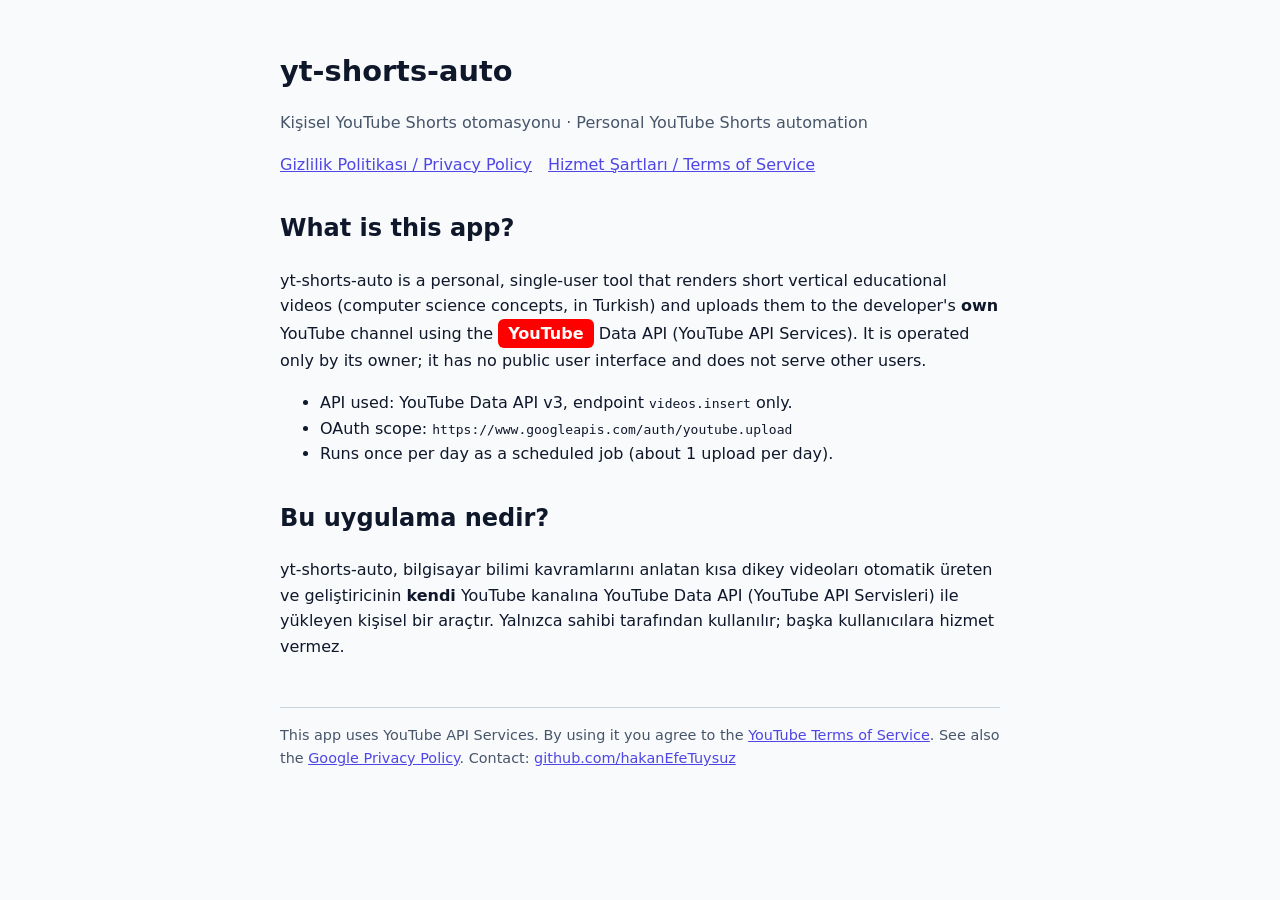
<file: index.html>
<!doctype html>
<html lang="tr">
<head>
<meta charset="utf-8">
<meta name="viewport" content="width=device-width, initial-scale=1">
<title>yt-shorts-auto</title>
<link rel="stylesheet" href="style.css">
</head>
<body>
<h1>yt-shorts-auto</h1>
<p class="muted">Kişisel YouTube Shorts otomasyonu · Personal YouTube Shorts automation</p>
<nav><a href="privacy.html">Gizlilik Politikası / Privacy Policy</a><a href="terms.html">Hizmet Şartları / Terms of Service</a></nav>

<h2>What is this app?</h2>
<p>yt-shorts-auto is a personal, single-user tool that renders short vertical educational videos
(computer science concepts, in Turkish) and uploads them to the developer's <strong>own</strong>
YouTube channel using the <span class="yt">YouTube</span> Data API (YouTube API Services).
It is operated only by its owner; it has no public user interface and does not serve other users.</p>
<ul>
  <li>API used: YouTube Data API v3, endpoint <code>videos.insert</code> only.</li>
  <li>OAuth scope: <code>https://www.googleapis.com/auth/youtube.upload</code></li>
  <li>Runs once per day as a scheduled job (about 1 upload per day).</li>
</ul>

<h2>Bu uygulama nedir?</h2>
<p>yt-shorts-auto, bilgisayar bilimi kavramlarını anlatan kısa dikey videoları otomatik üreten ve
geliştiricinin <strong>kendi</strong> YouTube kanalına YouTube Data API (YouTube API Servisleri) ile
yükleyen kişisel bir araçtır. Yalnızca sahibi tarafından kullanılır; başka kullanıcılara hizmet vermez.</p>

<footer>
  This app uses YouTube API Services. By using it you agree to the
  <a href="https://www.youtube.com/t/terms">YouTube Terms of Service</a>.
  See also the <a href="https://policies.google.com/privacy">Google Privacy Policy</a>.
  Contact: <a href="https://github.com/hakanEfeTuysuz">github.com/hakanEfeTuysuz</a>
</footer>
</body>
</html>
</file>
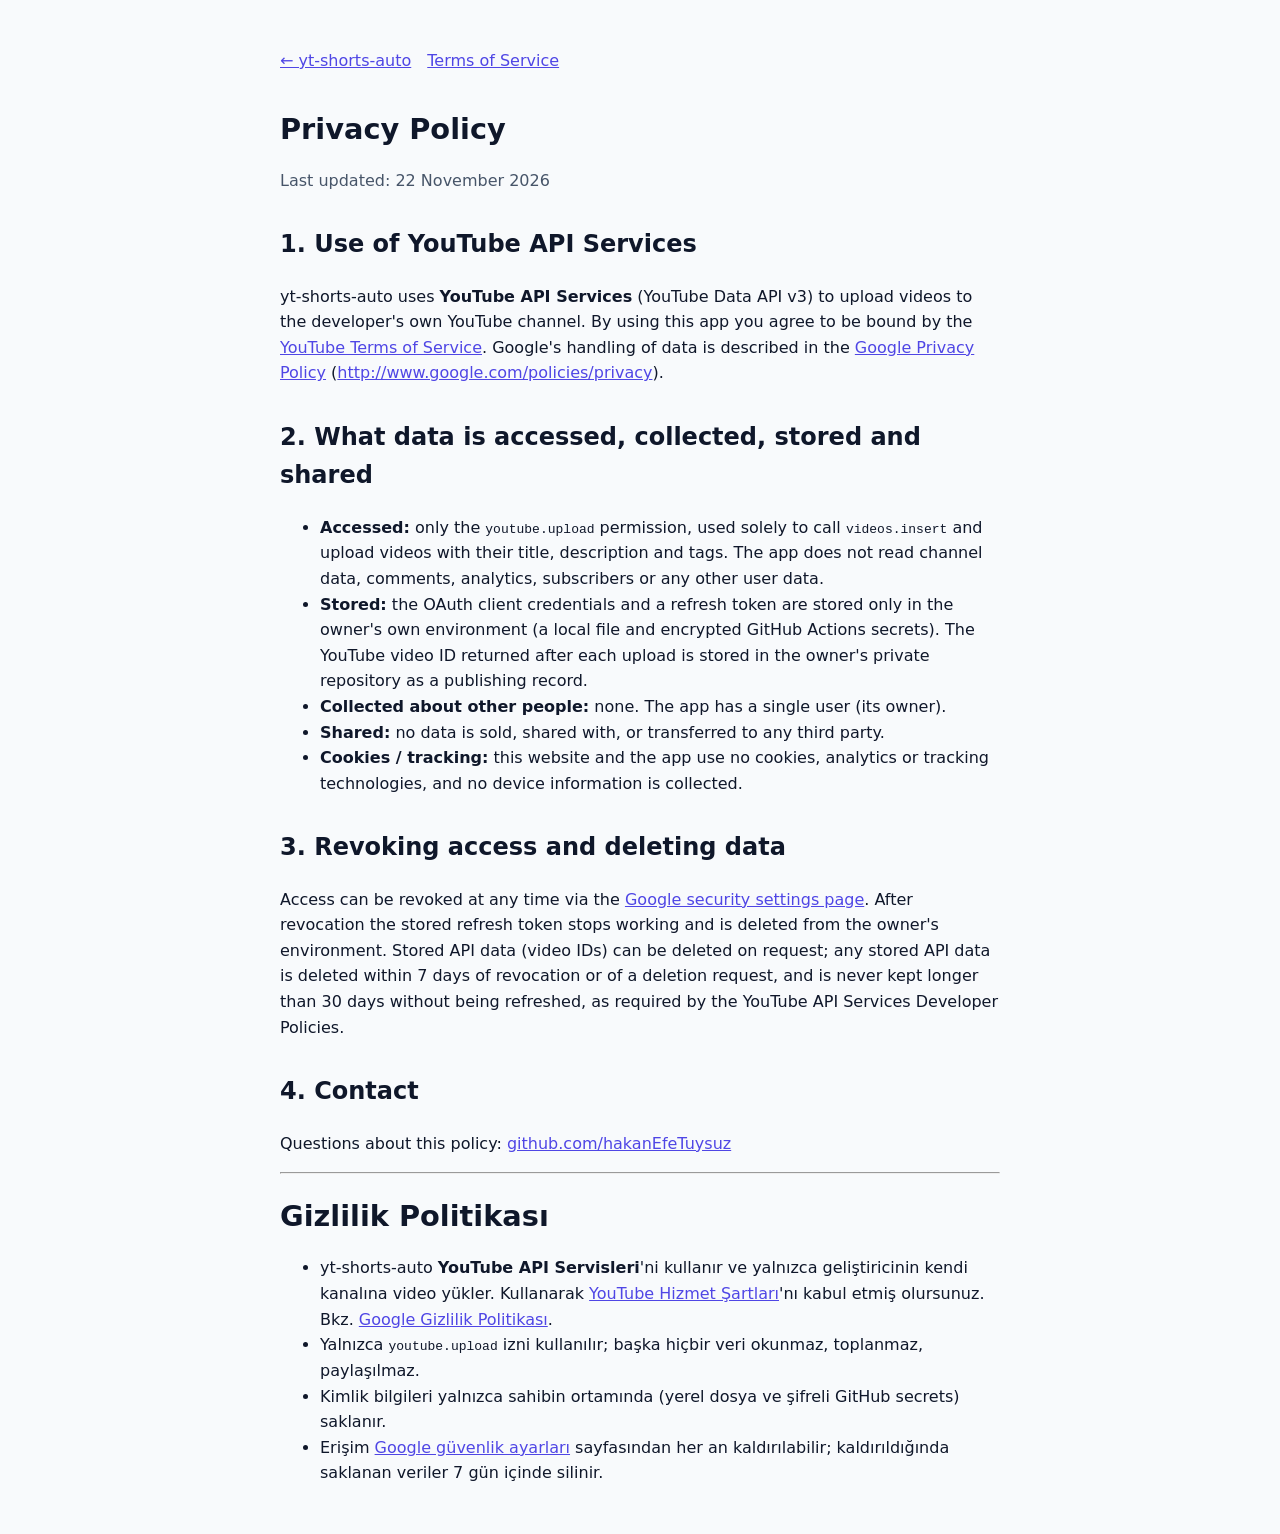
<file: privacy.html>
<!doctype html>
<html lang="tr">
<head>
<meta charset="utf-8">
<meta name="viewport" content="width=device-width, initial-scale=1">
<title>Privacy Policy · yt-shorts-auto</title>
<link rel="stylesheet" href="style.css">
</head>
<body>
<nav><a href="index.html">← yt-shorts-auto</a><a href="terms.html">Terms of Service</a></nav>
<h1>Privacy Policy</h1>
<p class="muted">Last updated: 22 November 2026</p>

<h2>1. Use of YouTube API Services</h2>
<p>yt-shorts-auto uses <strong>YouTube API Services</strong> (YouTube Data API v3) to upload videos
to the developer's own YouTube channel. By using this app you agree to be bound by the
<a href="https://www.youtube.com/t/terms">YouTube Terms of Service</a>. Google's handling of data is
described in the <a href="https://policies.google.com/privacy">Google Privacy Policy</a>
(<a href="http://www.google.com/policies/privacy">http://www.google.com/policies/privacy</a>).</p>

<h2>2. What data is accessed, collected, stored and shared</h2>
<ul>
  <li><strong>Accessed:</strong> only the <code>youtube.upload</code> permission, used solely to call
      <code>videos.insert</code> and upload videos with their title, description and tags.
      The app does not read channel data, comments, analytics, subscribers or any other user data.</li>
  <li><strong>Stored:</strong> the OAuth client credentials and a refresh token are stored only in the
      owner's own environment (a local file and encrypted GitHub Actions secrets). The YouTube video ID
      returned after each upload is stored in the owner's private repository as a publishing record.</li>
  <li><strong>Collected about other people:</strong> none. The app has a single user (its owner).</li>
  <li><strong>Shared:</strong> no data is sold, shared with, or transferred to any third party.</li>
  <li><strong>Cookies / tracking:</strong> this website and the app use no cookies, analytics or
      tracking technologies, and no device information is collected.</li>
</ul>

<h2>3. Revoking access and deleting data</h2>
<p>Access can be revoked at any time via the
<a href="https://security.google.com/settings/security/permissions">Google security settings page</a>.
After revocation the stored refresh token stops working and is deleted from the owner's environment.
Stored API data (video IDs) can be deleted on request; any stored API data is deleted within 7 days
of revocation or of a deletion request, and is never kept longer than 30 days without being refreshed,
as required by the YouTube API Services Developer Policies.</p>

<h2>4. Contact</h2>
<p>Questions about this policy: <a href="https://github.com/hakanEfeTuysuz">github.com/hakanEfeTuysuz</a></p>

<hr>
<h1>Gizlilik Politikası</h1>
<ul>
  <li>yt-shorts-auto <strong>YouTube API Servisleri</strong>'ni kullanır ve yalnızca geliştiricinin kendi
      kanalına video yükler. Kullanarak <a href="https://www.youtube.com/t/terms">YouTube Hizmet Şartları</a>'nı
      kabul etmiş olursunuz. Bkz. <a href="https://policies.google.com/privacy">Google Gizlilik Politikası</a>.</li>
  <li>Yalnızca <code>youtube.upload</code> izni kullanılır; başka hiçbir veri okunmaz, toplanmaz, paylaşılmaz.</li>
  <li>Kimlik bilgileri yalnızca sahibin ortamında (yerel dosya ve şifreli GitHub secrets) saklanır.</li>
  <li>Erişim <a href="https://security.google.com/settings/security/permissions">Google güvenlik ayarları</a>
      sayfasından her an kaldırılabilir; kaldırıldığında saklanan veriler 7 gün içinde silinir.</li>
</ul>
</body>
</html>
</file>
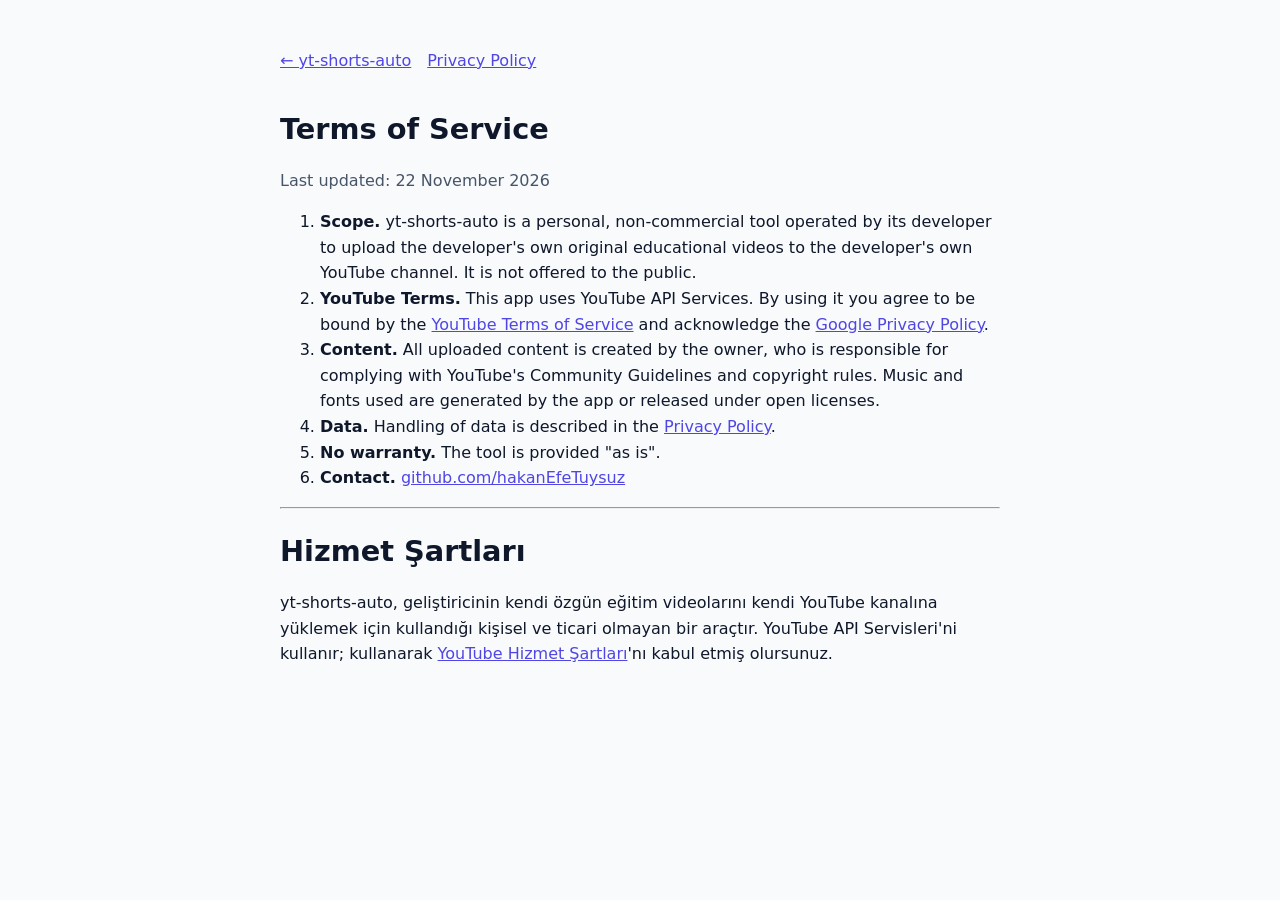
<file: terms.html>
<!doctype html>
<html lang="tr">
<head>
<meta charset="utf-8">
<meta name="viewport" content="width=device-width, initial-scale=1">
<title>Terms of Service · yt-shorts-auto</title>
<link rel="stylesheet" href="style.css">
</head>
<body>
<nav><a href="index.html">← yt-shorts-auto</a><a href="privacy.html">Privacy Policy</a></nav>
<h1>Terms of Service</h1>
<p class="muted">Last updated: 22 November 2026</p>
<ol>
  <li><strong>Scope.</strong> yt-shorts-auto is a personal, non-commercial tool operated by its developer to
      upload the developer's own original educational videos to the developer's own YouTube channel.
      It is not offered to the public.</li>
  <li><strong>YouTube Terms.</strong> This app uses YouTube API Services. By using it you agree to be bound by the
      <a href="https://www.youtube.com/t/terms">YouTube Terms of Service</a> and acknowledge the
      <a href="https://policies.google.com/privacy">Google Privacy Policy</a>.</li>
  <li><strong>Content.</strong> All uploaded content is created by the owner, who is responsible for complying
      with YouTube's Community Guidelines and copyright rules. Music and fonts used are generated by the app
      or released under open licenses.</li>
  <li><strong>Data.</strong> Handling of data is described in the <a href="privacy.html">Privacy Policy</a>.</li>
  <li><strong>No warranty.</strong> The tool is provided "as is".</li>
  <li><strong>Contact.</strong> <a href="https://github.com/hakanEfeTuysuz">github.com/hakanEfeTuysuz</a></li>
</ol>
<hr>
<h1>Hizmet Şartları</h1>
<p>yt-shorts-auto, geliştiricinin kendi özgün eğitim videolarını kendi YouTube kanalına yüklemek için
kullandığı kişisel ve ticari olmayan bir araçtır. YouTube API Servisleri'ni kullanır; kullanarak
<a href="https://www.youtube.com/t/terms">YouTube Hizmet Şartları</a>'nı kabul etmiş olursunuz.</p>
</body>
</html>
</file>
<file: style.css>
body{font-family:system-ui,-apple-system,"Segoe UI",sans-serif;max-width:720px;margin:48px auto;padding:0 16px;line-height:1.6;color:#0f172a;background:#f8fafc}
h1{font-size:1.8rem;margin-bottom:.2rem} h2{margin-top:2rem} a{color:#4f46e5} .muted{color:#475569}
nav{margin:1rem 0 2rem;display:flex;gap:16px;flex-wrap:wrap} .yt{display:inline-block;background:#ff0000;color:#fff;font-weight:700;padding:2px 10px;border-radius:6px}
footer{margin-top:3rem;padding-top:1rem;border-top:1px solid #cbd5e1;font-size:.9rem;color:#475569}
</file>
